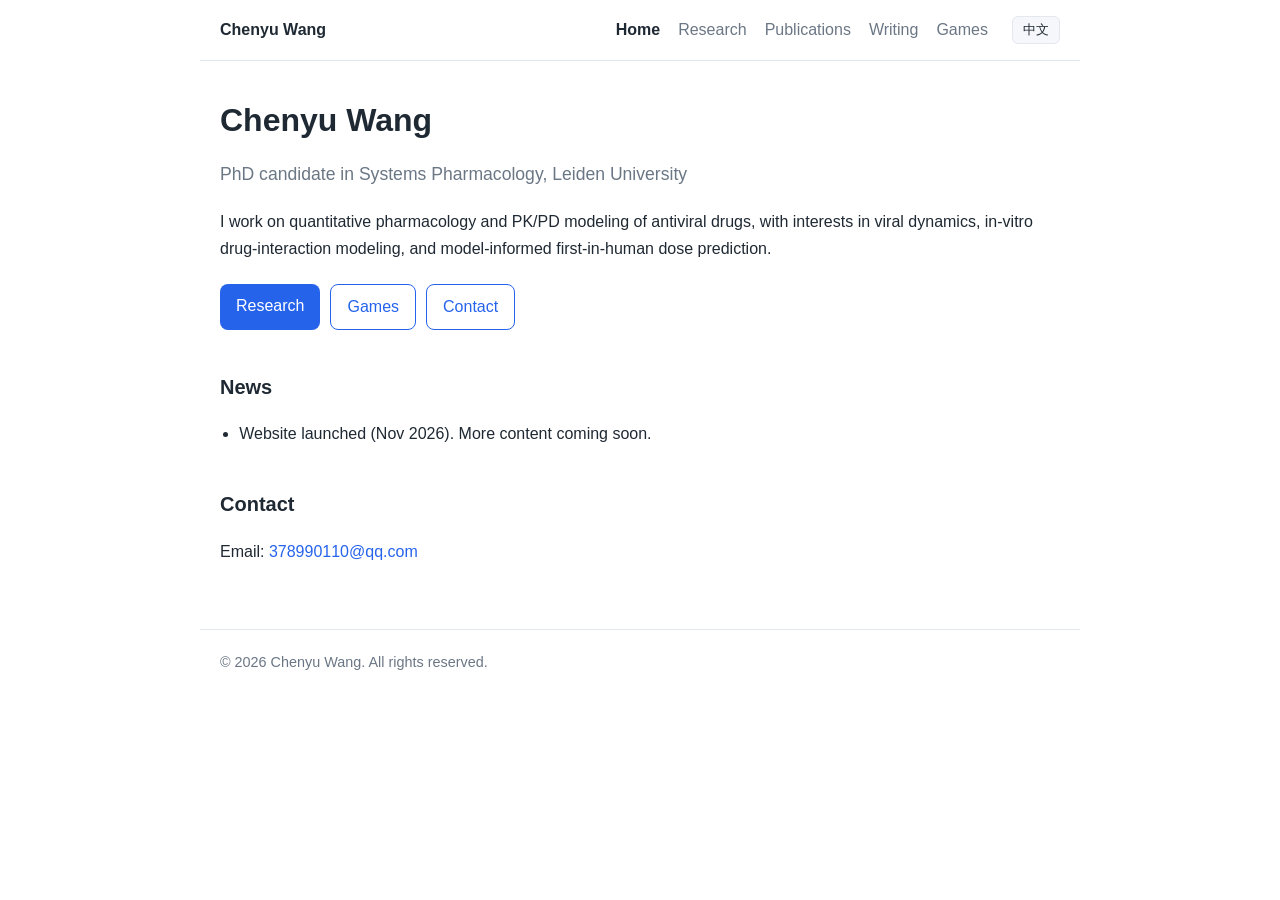
<file: index.html>
<!DOCTYPE html>
<html lang="en" data-base="">
<head>
<meta charset="utf-8">
<meta name="viewport" content="width=device-width, initial-scale=1">
<title>Chenyu Wang | PhD candidate in Systems Pharmacology, Leiden University</title>
<meta name="description" content="Personal academic website of Chenyu Wang, PhD candidate in Systems Pharmacology at Leiden University. Quantitative pharmacology and PK/PD modeling of antiviral drugs.">
<link rel="canonical" href="https://wcy2017.github.io/">
<link rel="stylesheet" href="assets/style.css">
<script type="application/ld+json">{"@context":"https://schema.org","@type":"Person","name":"Chenyu Wang","jobTitle":"PhD candidate in Systems Pharmacology","affiliation":{"@type":"CollegeOrUniversity","name":"Leiden University"},"url":"https://wcy2017.github.io/","knowsAbout":["Quantitative pharmacology","PK/PD modeling","Antiviral drug development","Viral dynamics","In-vitro drug-interaction modeling","First-in-human dose prediction","Systematic review and meta-analysis"]}</script>
</head>
<body data-page="index.html">
<header><a class="brand" href="index.html">Chenyu Wang</a><nav><a class="active" href="index.html" data-i18n="nav.home">Home</a><a href="research.html" data-i18n="nav.research">Research</a><a href="publications.html" data-i18n="nav.pub">Publications</a><a href="writing.html" data-i18n="nav.writing">Writing</a><a href="games/index.html" data-i18n="nav.games">Games</a></nav><button id="lang-toggle" type="button">中文</button></header>
<main>
<section class="hero">
<h1>Chenyu Wang</h1>
<p class="sub" data-i18n="home.sub">PhD candidate in Systems Pharmacology, Leiden University</p>
<p data-i18n="home.intro">I work on quantitative pharmacology and PK/PD modeling of antiviral drugs, with interests in viral dynamics, in-vitro drug-interaction modeling, and model-informed first-in-human dose prediction.</p>
<p class="buttons">
<a class="btn" href="research.html" data-i18n="home.btn.research">Research</a>
<a class="btn ghost" href="games/index.html" data-i18n="home.btn.games">Games</a>
<a class="btn ghost" href="#contact" data-i18n="home.btn.contact">Contact</a>
</p>
</section>
<section>
<h2 data-i18n="home.news">News</h2>
<ul class="plain">
<li data-i18n="home.news1">Website launched (Nov 2026). More content coming soon.</li>
</ul>
</section>
<section id="contact">
<h2 data-i18n="home.contact">Contact</h2>
<p>Email: <span class="email"><noscript>Enable JavaScript to view the email address.</noscript></span></p>
</section>
</main>
<footer>&copy; 2026 Chenyu Wang. <span data-i18n="foot">All rights reserved.</span></footer>
<script src="assets/i18n.js"></script>
</body>
</html>
</file>
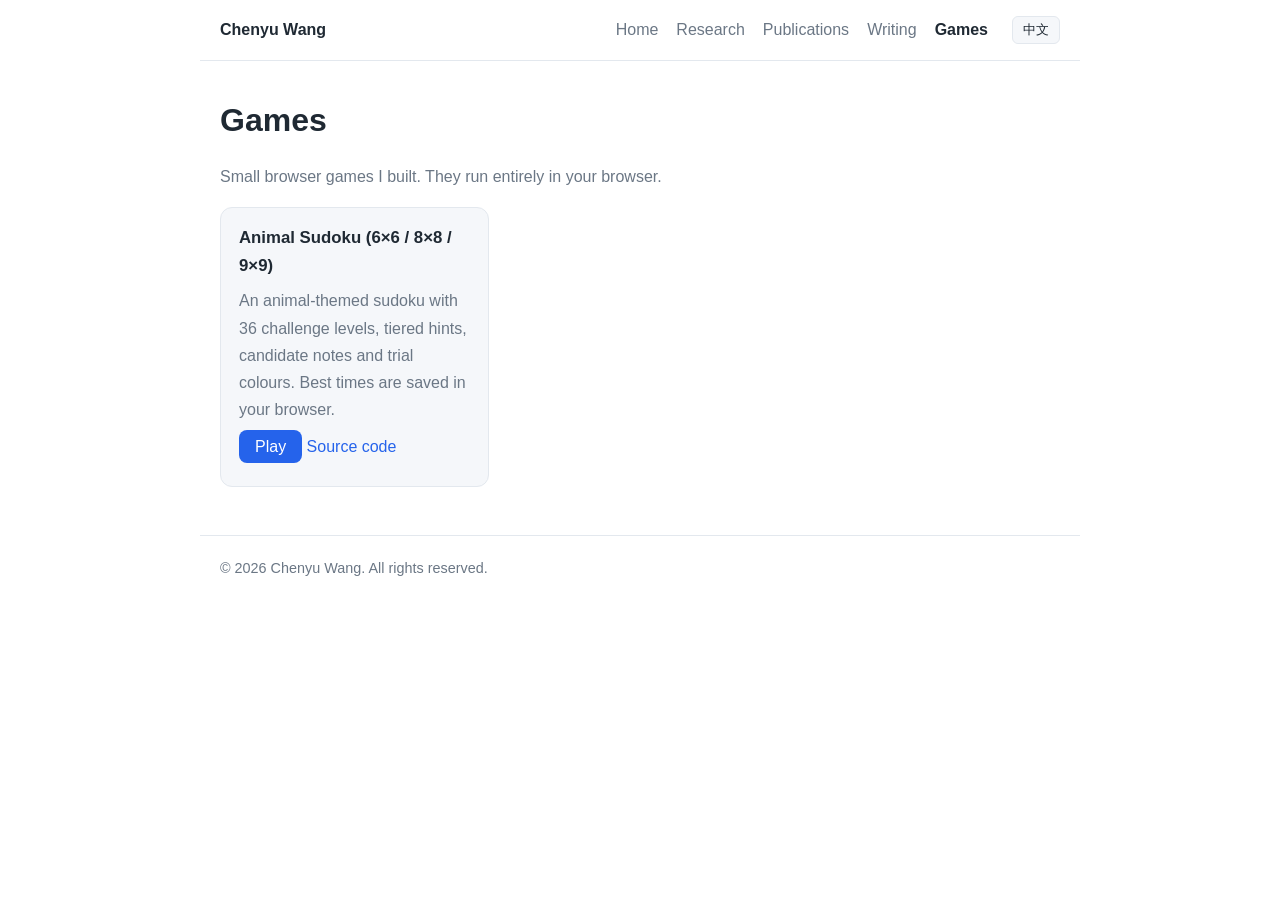
<file: games/index.html>
<!DOCTYPE html>
<html lang="en" data-base="../">
<head>
<meta charset="utf-8">
<meta name="viewport" content="width=device-width, initial-scale=1">
<title>Games | Chenyu Wang</title>
<meta name="description" content="Browser games by Chenyu Wang, including Animal Sudoku with 36 challenge levels (6x6, 8x8, 9x9).">
<link rel="canonical" href="https://wcy2017.github.io/games/index.html">
<link rel="stylesheet" href="../assets/style.css">
</head>
<body data-page="games/index.html">
<header><a class="brand" href="../index.html">Chenyu Wang</a><nav><a href="../index.html" data-i18n="nav.home">Home</a><a href="../research.html" data-i18n="nav.research">Research</a><a href="../publications.html" data-i18n="nav.pub">Publications</a><a href="../writing.html" data-i18n="nav.writing">Writing</a><a class="active" href="index.html" data-i18n="nav.games">Games</a></nav><button id="lang-toggle" type="button">中文</button></header>
<main>
<h1 data-i18n="nav.games">Games</h1>
<p class="muted" data-i18n="games.note">Small browser games I built. They run entirely in your browser.</p>
<div class="grid">
<article class="card"><h3 data-i18n="g1.t">Animal Sudoku (6×6 / 8×8 / 9×9)</h3><p data-i18n="g1.d">An animal-themed sudoku with 36 challenge levels, tiered hints, candidate notes and trial colours. Best times are saved in your browser.</p><p><a class="btn" href="https://wcy2017.github.io/animal-sudoku-advanced/" data-i18n="games.play">Play</a> <a href="https://github.com/wcy2017/animal-sudoku-advanced" data-i18n="games.src">Source code</a></p></article>
</div>
</main>
<footer>&copy; 2026 Chenyu Wang. <span data-i18n="foot">All rights reserved.</span></footer>
<script src="../assets/i18n.js"></script>
</body>
</html>
</file>
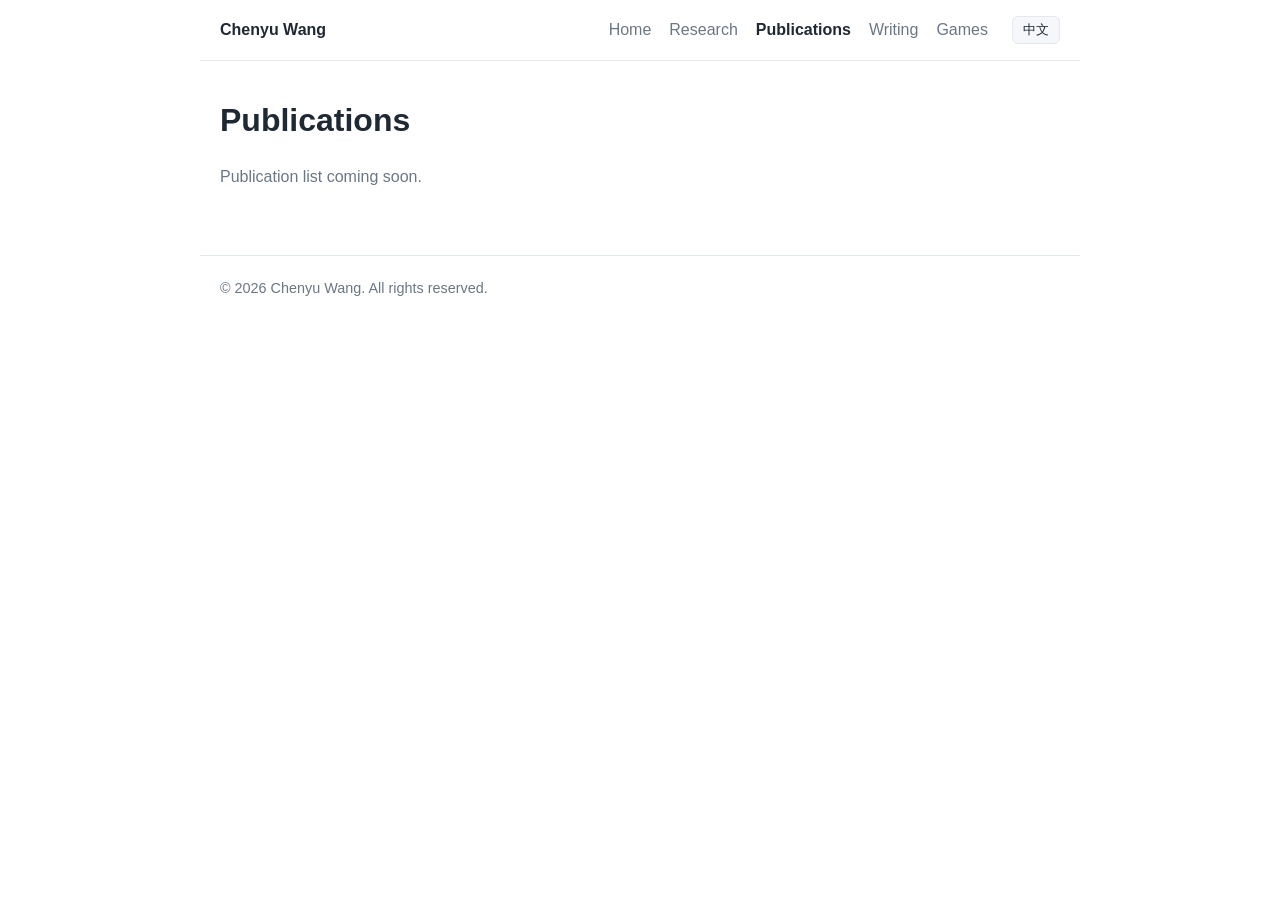
<file: publications.html>
<!DOCTYPE html>
<html lang="en" data-base="">
<head>
<meta charset="utf-8">
<meta name="viewport" content="width=device-width, initial-scale=1">
<title>Publications | Chenyu Wang</title>
<meta name="description" content="Publications of Chenyu Wang, PhD candidate in Systems Pharmacology at Leiden University.">
<link rel="canonical" href="https://wcy2017.github.io/publications.html">
<link rel="stylesheet" href="assets/style.css">
</head>
<body data-page="publications.html">
<header><a class="brand" href="index.html">Chenyu Wang</a><nav><a href="index.html" data-i18n="nav.home">Home</a><a href="research.html" data-i18n="nav.research">Research</a><a class="active" href="publications.html" data-i18n="nav.pub">Publications</a><a href="writing.html" data-i18n="nav.writing">Writing</a><a href="games/index.html" data-i18n="nav.games">Games</a></nav><button id="lang-toggle" type="button">中文</button></header>
<main>
<h1 data-i18n="nav.pub">Publications</h1>
<p class="muted" data-i18n="pub.note">Publication list coming soon.</p>
<!-- Template for each entry:
<li>Authors. <b>Title</b>. <i>Journal</i>, Year. <a href="https://doi.org/...">DOI</a></li>
-->
<ol class="pubs">
</ol>
</main>
<footer>&copy; 2026 Chenyu Wang. <span data-i18n="foot">All rights reserved.</span></footer>
<script src="assets/i18n.js"></script>
</body>
</html>
</file>
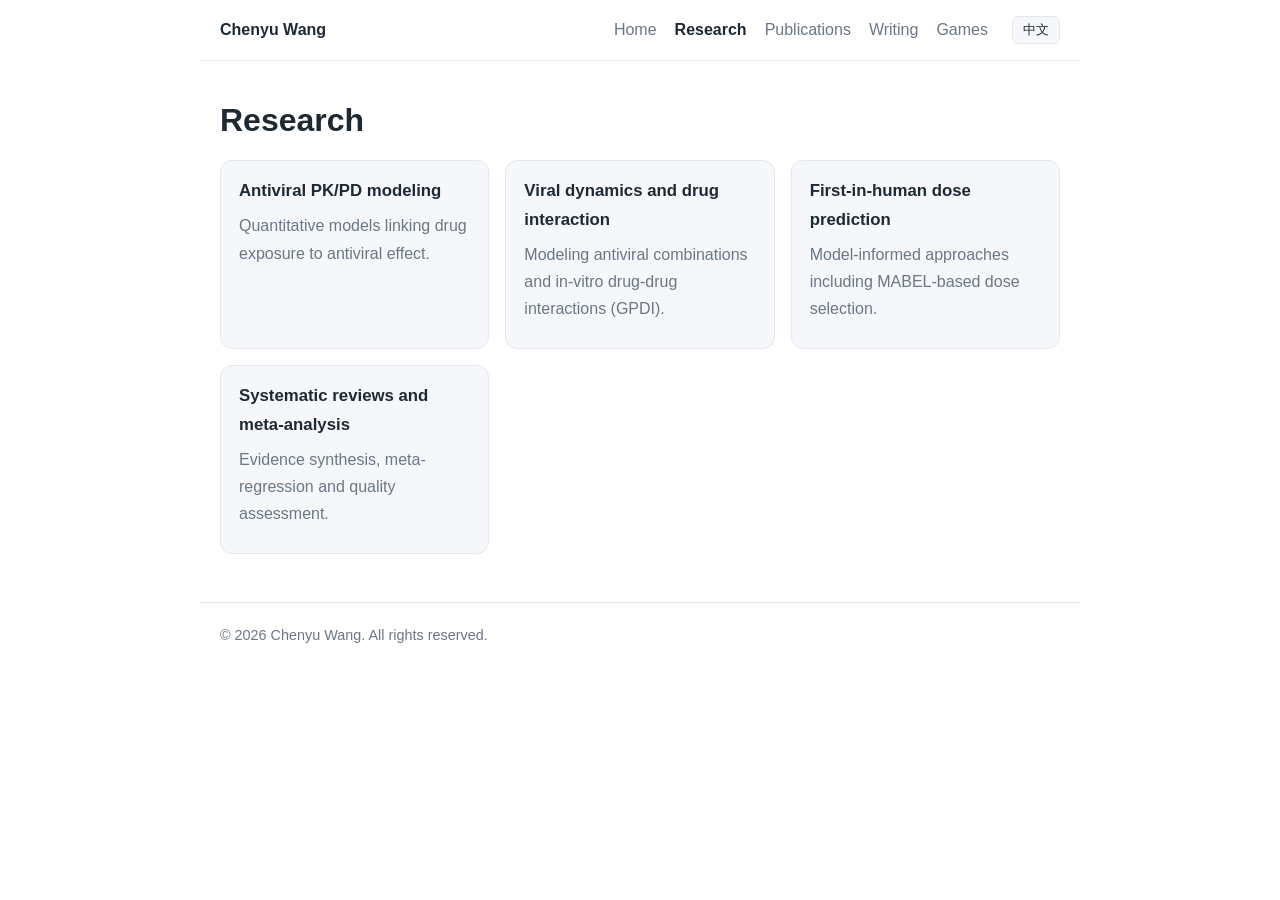
<file: research.html>
<!DOCTYPE html>
<html lang="en" data-base="">
<head>
<meta charset="utf-8">
<meta name="viewport" content="width=device-width, initial-scale=1">
<title>Research | Chenyu Wang</title>
<meta name="description" content="Research of Chenyu Wang: antiviral PK/PD modeling, viral dynamics and drug interaction (GPDI), first-in-human dose prediction (MABEL), systematic reviews and meta-analysis.">
<link rel="canonical" href="https://wcy2017.github.io/research.html">
<link rel="stylesheet" href="assets/style.css">
</head>
<body data-page="research.html">
<header><a class="brand" href="index.html">Chenyu Wang</a><nav><a href="index.html" data-i18n="nav.home">Home</a><a class="active" href="research.html" data-i18n="nav.research">Research</a><a href="publications.html" data-i18n="nav.pub">Publications</a><a href="writing.html" data-i18n="nav.writing">Writing</a><a href="games/index.html" data-i18n="nav.games">Games</a></nav><button id="lang-toggle" type="button">中文</button></header>
<main>
<h1 data-i18n="nav.research">Research</h1>
<div class="grid">
<article class="card"><h3 data-i18n="r1.t">Antiviral PK/PD modeling</h3><p data-i18n="r1.d">Quantitative models linking drug exposure to antiviral effect.</p></article>
<article class="card"><h3 data-i18n="r2.t">Viral dynamics and drug interaction</h3><p data-i18n="r2.d">Modeling antiviral combinations and in-vitro drug-drug interactions (GPDI).</p></article>
<article class="card"><h3 data-i18n="r3.t">First-in-human dose prediction</h3><p data-i18n="r3.d">Model-informed approaches including MABEL-based dose selection.</p></article>
<article class="card"><h3 data-i18n="r4.t">Systematic reviews and meta-analysis</h3><p data-i18n="r4.d">Evidence synthesis, meta-regression and quality assessment.</p></article>
</div>
</main>
<footer>&copy; 2026 Chenyu Wang. <span data-i18n="foot">All rights reserved.</span></footer>
<script src="assets/i18n.js"></script>
</body>
</html>
</file>
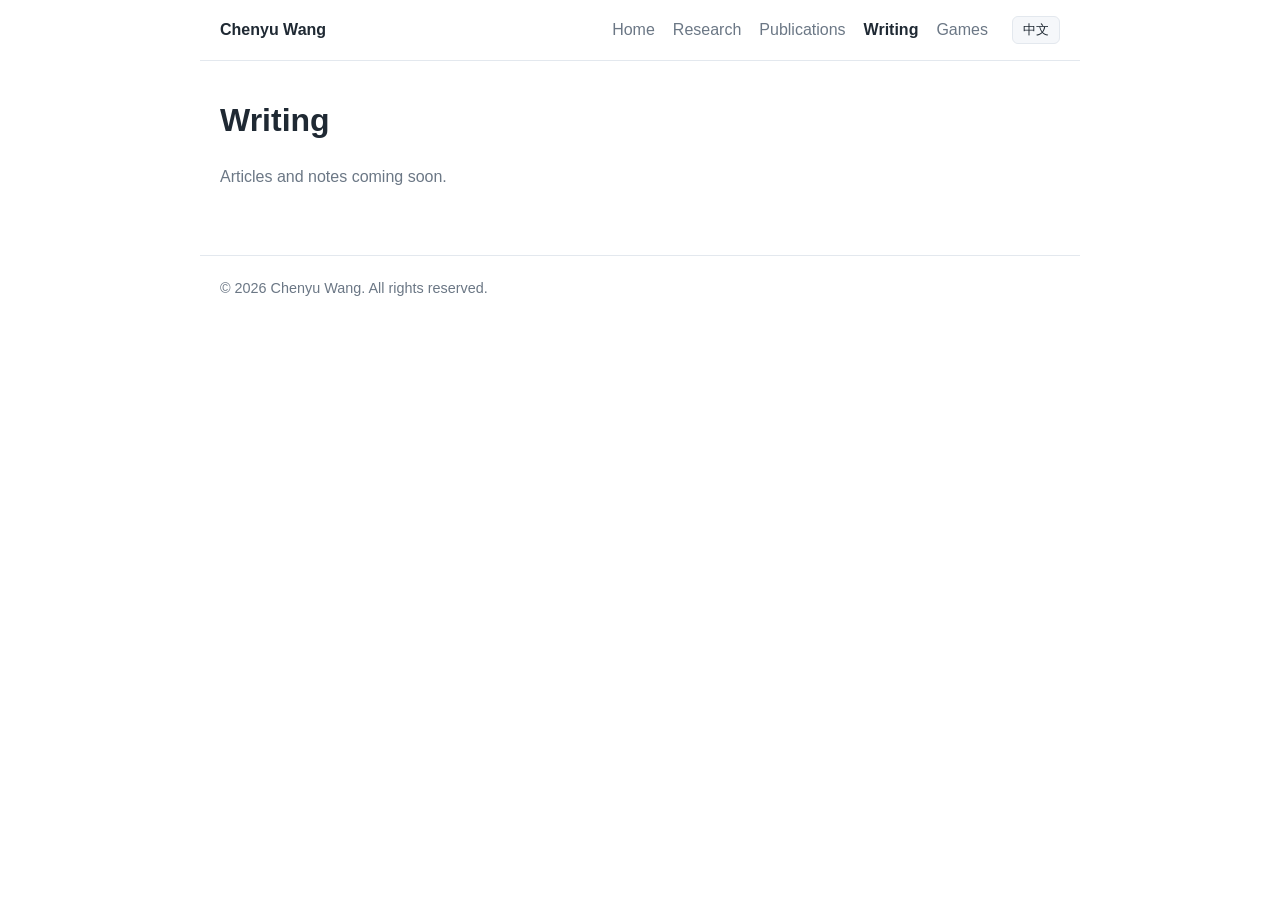
<file: writing.html>
<!DOCTYPE html>
<html lang="en" data-base="">
<head>
<meta charset="utf-8">
<meta name="viewport" content="width=device-width, initial-scale=1">
<title>Writing | Chenyu Wang</title>
<meta name="description" content="Articles and notes by Chenyu Wang.">
<link rel="canonical" href="https://wcy2017.github.io/writing.html">
<link rel="stylesheet" href="assets/style.css">
</head>
<body data-page="writing.html">
<header><a class="brand" href="index.html">Chenyu Wang</a><nav><a href="index.html" data-i18n="nav.home">Home</a><a href="research.html" data-i18n="nav.research">Research</a><a href="publications.html" data-i18n="nav.pub">Publications</a><a class="active" href="writing.html" data-i18n="nav.writing">Writing</a><a href="games/index.html" data-i18n="nav.games">Games</a></nav><button id="lang-toggle" type="button">中文</button></header>
<main>
<h1 data-i18n="nav.writing">Writing</h1>
<p class="muted" data-i18n="writing.note">Articles and notes coming soon.</p>
</main>
<footer>&copy; 2026 Chenyu Wang. <span data-i18n="foot">All rights reserved.</span></footer>
<script src="assets/i18n.js"></script>
</body>
</html>
</file>
<file: assets/style.css>
:root{--bg:#fff;--fg:#1f2933;--muted:#6b7785;--accent:#2563eb;--card:#f5f7fa;--line:#e3e8ee}
@media(prefers-color-scheme:dark){:root{--bg:#12161c;--fg:#e6eaf0;--muted:#98a4b3;--accent:#6ea8fe;--card:#1b222b;--line:#2a3340}}
*{box-sizing:border-box}
body{margin:0;background:var(--bg);color:var(--fg);font:16px/1.7 -apple-system,BlinkMacSystemFont,"Segoe UI","PingFang SC","Microsoft YaHei",Roboto,sans-serif}
a{color:var(--accent);text-decoration:none}a:hover{text-decoration:underline}
header{display:flex;flex-wrap:wrap;align-items:center;gap:12px 24px;max-width:880px;margin:0 auto;padding:16px 20px;border-bottom:1px solid var(--line)}
.brand{font-weight:700;color:var(--fg);margin-right:auto}
nav{display:flex;flex-wrap:wrap;gap:4px 18px}
nav a{color:var(--muted)}nav a.active{color:var(--fg);font-weight:600}
#lang-toggle{border:1px solid var(--line);background:var(--card);color:var(--fg);border-radius:6px;padding:4px 10px;cursor:pointer}
main{max-width:880px;margin:0 auto;padding:32px 20px 48px}
h1{font-size:2rem;margin:0 0 .4em}h2{font-size:1.25rem;margin-top:2em}
.sub{color:var(--muted);font-size:1.1rem;margin-top:0}
.muted{color:var(--muted)}
.buttons{display:flex;flex-wrap:wrap;gap:10px;margin-top:1.4em}
.btn{background:var(--accent);color:#fff;padding:8px 16px;border-radius:8px}
.btn.ghost{background:transparent;color:var(--accent);border:1px solid var(--accent)}
.btn:hover{text-decoration:none;opacity:.9}
.grid{display:grid;grid-template-columns:repeat(auto-fill,minmax(250px,1fr));gap:16px}
.card{background:var(--card);border:1px solid var(--line);border-radius:12px;padding:16px 18px}
.card h3{margin:0 0 .4em;font-size:1.05rem}.card p{margin:0 0 .6em;color:var(--muted)}
.tag{display:inline-block;font-size:.8rem;border:1px solid var(--line);border-radius:999px;padding:0 10px;color:var(--muted)}
ul.plain{padding-left:1.2em}
.pubs li{margin-bottom:.8em}
footer{max-width:880px;margin:0 auto;padding:20px;border-top:1px solid var(--line);color:var(--muted);font-size:.9rem}
</file>
